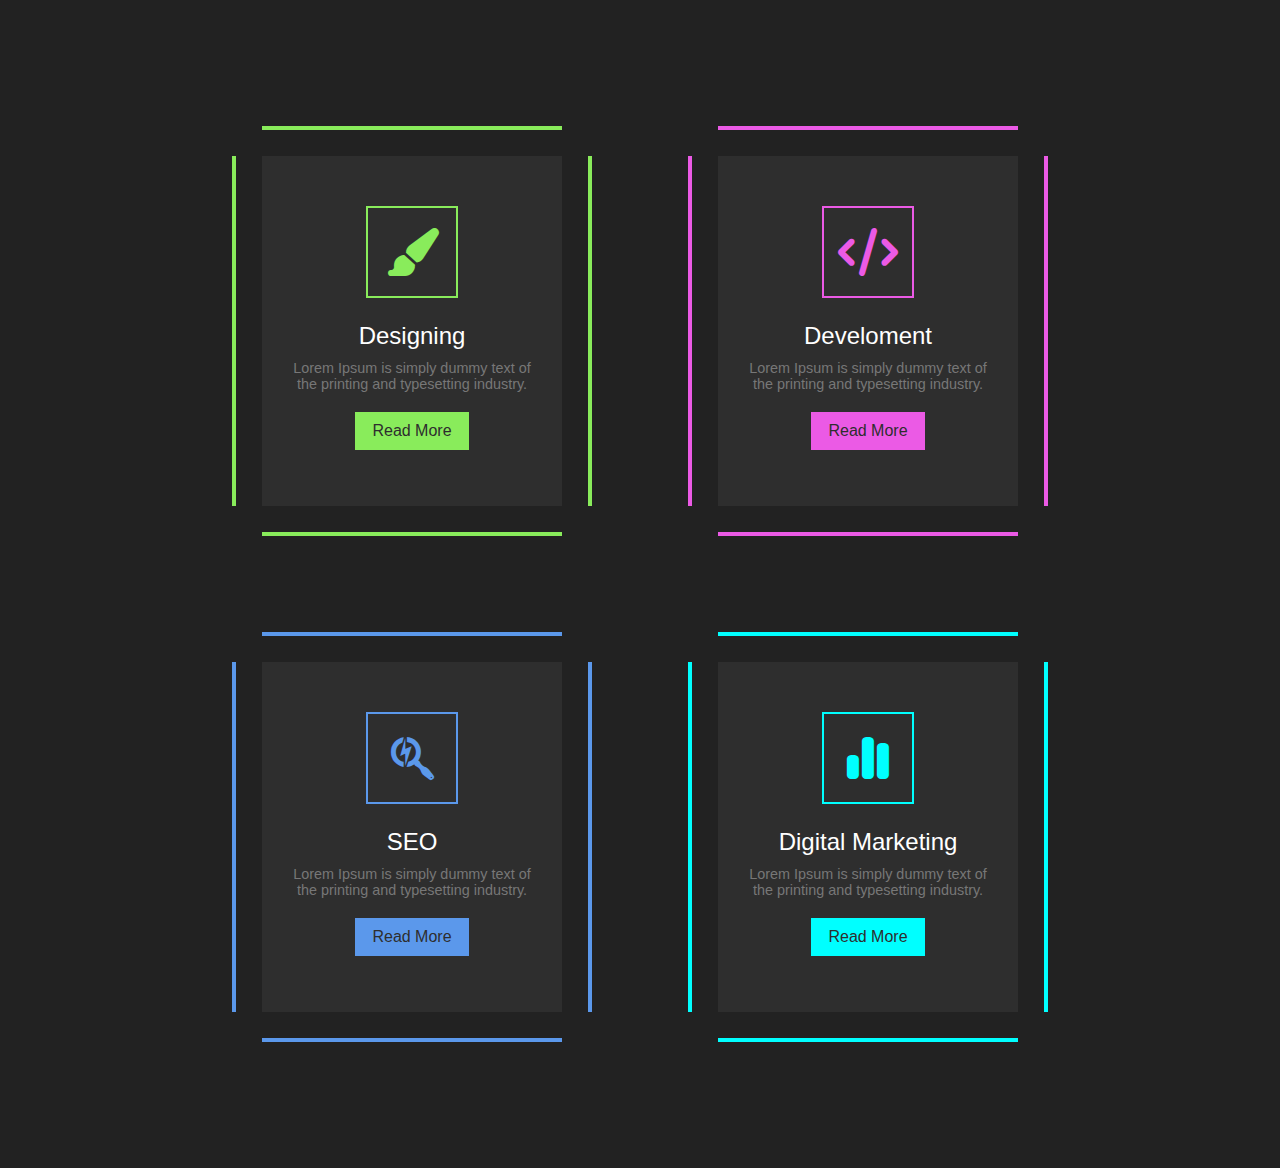
<file: sample2.html>
<!DOCTYPE html>
<html lang="en">
<head>
    <meta charset="UTF-8">
    <meta name="viewport" content="width=device-width, initial-scale=1.0">
    <title>Document</title>
    <link rel="stylesheet" href="https://cdnjs.cloudflare.com/ajax/libs/font-awesome/6.5.2/css/all.min.css" />
    <style>
        :root {
  /*========== Colors ==========*/
  --text-color: #000000;
  --bg-color: #222222;

  /*========== Font and typography ==========*/
  --body-font: "Poppins", sans-serif;
  --normal-font-size: 0.938rem;
}

@media screen and (min-width: 968px) {
  :root {
    --normal-font-size: 1rem;
  }
}

/*==================== BASE ====================*/
*,
*:after,
*:before {
  padding: 0;
  margin: 0;
  box-sizing: border-box;
}

body {
  font-size: var(--normal-font-size);
  background-color: var(--bg-color);
  color: var(--text-color);
  font-weight: 400;
  font-family: var(--body-font);
  transition: all 0.2s ease;
}

/*==================== REUSABLE CSS CLASSES ====================*/
.service-container {
  max-width: 1140px;
  width: 100%;
  margin: 0 auto;
  padding: 3rem 0;
  min-height: 100vh;
  display: grid;
  place-items: center;
}

/*==================== SERVICE CARD ====================*/
.card__container {
  display: flex;
  flex-wrap: wrap;
  gap: 60px;
  justify-content: center;
  width: 100%;
  max-width: 90%;
  margin: auto;
  padding: 60px 0;
}
.card__bx {
  --dark-color: #2e2e2e;
  --dark-alt-color: #777777;
  --white-color: #ffffff;
  --button-color: #333333;
  --transition: 0.5s ease-in-out;

  font-family: inherit;
  height: 350px;
  width: 300px;
  position: relative;
  display: flex;
  justify-content: center;
  align-items: center;
  background: var(--dark-color);
  transition: var(--transition);
  cursor: pointer;
  margin: 3rem;
}
.card__bx::before,
.card__bx::after {
  content: "";
  position: absolute;
  z-index: -1;
  transition: var(--transition);
}
.card__bx::before {
  inset: -30px 0px;
  border-top: 4px solid var(--clr);
  border-bottom: 4px solid var(--clr);
}
.card__bx:hover::before {
  inset: -10px 70px;
  transform: skewY(0deg);
}
.card__bx::after {
  inset: 0px -30px;
  border-left: 4px solid var(--clr);
  border-right: 4px solid var(--clr);
}
.card__bx:hover::after {
  inset: 100px -10px;
}
.card__bx .card__data {
  position: relative;
  display: flex;
  justify-content: center;
  align-items: center;
  flex-direction: column;
  gap: 30px;
  text-align: center;
  padding: 0 20px;
  height: 100%;
  width: 100%;
  overflow: hidden;
}
.card__bx .card__data .card__icon {
  height: 80px;
  width: 80px;
  display: flex;
  justify-content: center;
  align-items: center;
  font-size: 3rem;
  color: var(--text-color);
  background-color: var(--dark-color);
  transition: var(--transition);
}
.card__bx .card__data .card__icon {
  color: var(--clr);
  box-shadow: 0 0 0 4px var(--dark-color), 0 0 0 6px var(--clr);
}
.card__bx:hover .card__data .card__icon {
  color: var(--dark-color);
  background-color: var(--clr);
  box-shadow: 0 0 0 4px var(--dark-color), 0 0 0 300px var(--clr);
}
.card__bx .card__data .card__content {
  display: flex;
  justify-content: center;
  align-items: center;
  flex-direction: column;
  gap: 10px;
}
.card__bx .card__data h3 {
  font-size: 1.5rem;
  font-weight: 500;
  color: var(--white-color);
  transition: var(--transition);
}
.card__bx:hover .card__data h3 {
  color: var(--dark-color);
  transition: var(--transition);
}
.card__bx .card__data p {
  font-size: 0.9rem;
  color: var(--dark-alt-color);
  transition: var(--transition);
}
.card__bx:hover .card__data p {
  color: var(--dark-color);
  transition: var(--transition);
}
.card__bx .card__data a {
  position: relative;
  display: inline-flex;
  padding: 8px 15px;
  text-decoration: none;
  font-weight: 500;
  margin-top: 10px;
  border: 2px solid var(--clr);
  color: var(--dark-color);
  background-color: var(--clr);
  transition: var(--transition);
}
.card__bx:hover .card__data a {
  color: var(--clr);
  background-color: var(--dark-color);
}
.card__bx:hover .card__data a:hover {
  border-color: var(--dark-color);
  color: var(--dark-color);
  background-color: var(--clr);
}
    </style>
</head>
<body>
    <section class="service-container">
        <section class="card__container">
          <div class="card__bx" style="--clr: #89ec5b">
            <div class="card__data">
              <div class="card__icon">
                <i class="fa-solid fa-paintbrush"></i>
              </div>
              <div class="card__content">
                <h3>Designing</h3>
                <p>Lorem Ipsum is simply dummy text of the printing and typesetting industry.</p>
                <a href="#">Read More</a>
              </div>
            </div>
          </div>
          <div class="card__bx" style="--clr: #eb5ae5">
            <div class="card__data">
              <div class="card__icon">
                <i class="fa-solid fa-code"></i>
              </div>
              <div class="card__content">
                <h3>Develoment</h3>
                <p>Lorem Ipsum is simply dummy text of the printing and typesetting industry.</p>
                <a href="#">Read More</a>
              </div>
            </div>
          </div>
          <div class="card__bx" style="--clr: #5b98eb">
            <div class="card__data">
              <div class="card__icon">
                <i class="fa-brands fa-searchengin"></i>
              </div>
              <div class="card__content">
                <h3>SEO</h3>
                <p>Lorem Ipsum is simply dummy text of the printing and typesetting industry.</p>
                <a href="#">Read More</a>
              </div>
            </div>
          </div>
          <div class="card__bx" style="--clr: #00ffff">
            <div class="card__data">
              <div class="card__icon">
                <i class="fa-solid fa-chart-simple"></i>
              </div>
              <div class="card__content">
                <h3>Digital Marketing</h3>
                <p>Lorem Ipsum is simply dummy text of the printing and typesetting industry.</p>
                <a href="#">Read More</a>
              </div>
            </div>
          </div>
      
        </section>
      
      </section>
</body>
</html>
</file>
